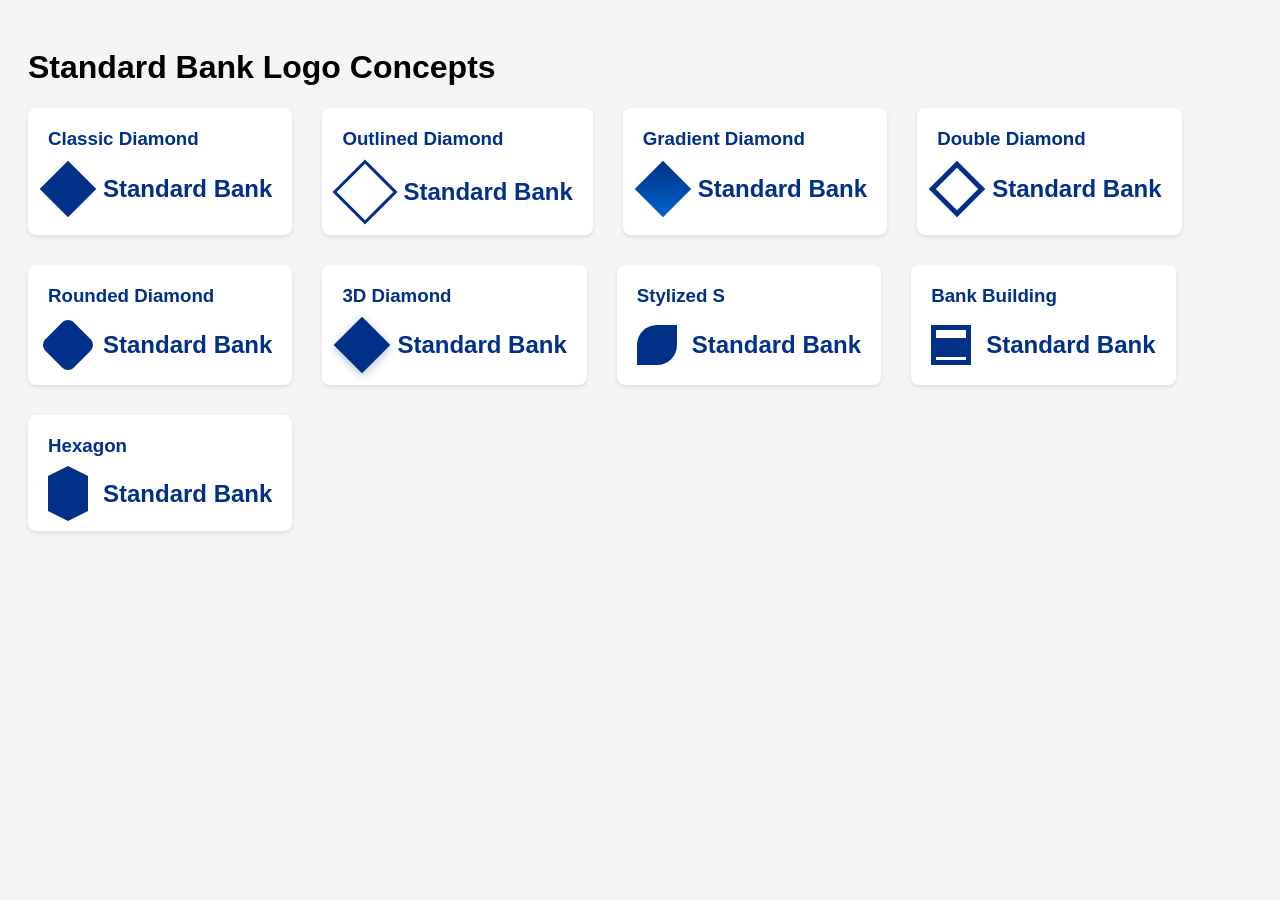
<file: cloudformation-deployer/logo-examples.html>
<!DOCTYPE html>
<html>
<head>
    <title>Standard Bank Logo Examples</title>
    <style>
        body { font-family: Arial, sans-serif; padding: 20px; background: #f5f5f5; }
        .logo-container { display: flex; flex-wrap: wrap; gap: 30px; }
        .logo-example { background: white; padding: 20px; border-radius: 8px; box-shadow: 0 2px 4px rgba(0,0,0,0.1); }
        .logo-example h3 { margin-top: 0; color: #003087; }
        
        /* Diamond Logo */
        .diamond-logo { display: flex; align-items: center; }
        .diamond { width: 40px; height: 40px; background: #003087; transform: rotate(45deg); margin-right: 15px; }
        .diamond-text { font-size: 24px; font-weight: bold; color: #003087; }
        
        /* Outlined Diamond */
        .outlined-diamond { width: 40px; height: 40px; border: 3px solid #003087; transform: rotate(45deg); margin-right: 15px; background: white; }
        
        /* Gradient Diamond */
        .gradient-diamond { width: 40px; height: 40px; background: linear-gradient(135deg, #003087, #0066cc); transform: rotate(45deg); margin-right: 15px; }
        
        /* Double Diamond */
        .double-diamond { position: relative; width: 40px; height: 40px; margin-right: 15px; }
        .double-diamond::before { content: ''; position: absolute; width: 40px; height: 40px; background: #003087; transform: rotate(45deg); }
        .double-diamond::after { content: ''; position: absolute; top: 5px; left: 5px; width: 30px; height: 30px; background: white; transform: rotate(45deg); }
        
        /* Rounded Diamond */
        .rounded-diamond { width: 40px; height: 40px; background: #003087; transform: rotate(45deg); margin-right: 15px; border-radius: 8px; }
        
        /* 3D Diamond */
        .diamond-3d { width: 40px; height: 40px; background: #003087; transform: rotate(45deg); margin-right: 15px; box-shadow: 2px 2px 8px rgba(0,48,135,0.3); }
        
        /* Stylized S */
        .s-logo { width: 40px; height: 40px; background: #003087; margin-right: 15px; border-radius: 50% 0 50% 0; }
        
        /* Bank Icon */
        .bank-icon { width: 40px; height: 40px; background: #003087; margin-right: 15px; position: relative; }
        .bank-icon::before { content: ''; position: absolute; top: 5px; left: 5px; right: 5px; height: 8px; background: white; }
        .bank-icon::after { content: ''; position: absolute; bottom: 5px; left: 5px; right: 5px; height: 3px; background: white; }
        
        /* Hexagon */
        .hexagon { width: 40px; height: 35px; background: #003087; margin-right: 15px; position: relative; }
        .hexagon::before, .hexagon::after { content: ''; position: absolute; width: 0; border-left: 20px solid transparent; border-right: 20px solid transparent; }
        .hexagon::before { bottom: 100%; border-bottom: 10px solid #003087; }
        .hexagon::after { top: 100%; border-top: 10px solid #003087; }
    </style>
</head>
<body>
    <h1>Standard Bank Logo Concepts</h1>
    
    <div class="logo-container">
        <div class="logo-example">
            <h3>Classic Diamond</h3>
            <div class="diamond-logo">
                <div class="diamond"></div>
                <div class="diamond-text">Standard Bank</div>
            </div>
        </div>
        
        <div class="logo-example">
            <h3>Outlined Diamond</h3>
            <div class="diamond-logo">
                <div class="outlined-diamond"></div>
                <div class="diamond-text">Standard Bank</div>
            </div>
        </div>
        
        <div class="logo-example">
            <h3>Gradient Diamond</h3>
            <div class="diamond-logo">
                <div class="gradient-diamond"></div>
                <div class="diamond-text">Standard Bank</div>
            </div>
        </div>
        
        <div class="logo-example">
            <h3>Double Diamond</h3>
            <div class="diamond-logo">
                <div class="double-diamond"></div>
                <div class="diamond-text">Standard Bank</div>
            </div>
        </div>
        
        <div class="logo-example">
            <h3>Rounded Diamond</h3>
            <div class="diamond-logo">
                <div class="rounded-diamond"></div>
                <div class="diamond-text">Standard Bank</div>
            </div>
        </div>
        
        <div class="logo-example">
            <h3>3D Diamond</h3>
            <div class="diamond-logo">
                <div class="diamond-3d"></div>
                <div class="diamond-text">Standard Bank</div>
            </div>
        </div>
        
        <div class="logo-example">
            <h3>Stylized S</h3>
            <div class="diamond-logo">
                <div class="s-logo"></div>
                <div class="diamond-text">Standard Bank</div>
            </div>
        </div>
        
        <div class="logo-example">
            <h3>Bank Building</h3>
            <div class="diamond-logo">
                <div class="bank-icon"></div>
                <div class="diamond-text">Standard Bank</div>
            </div>
        </div>
        
        <div class="logo-example">
            <h3>Hexagon</h3>
            <div class="diamond-logo">
                <div class="hexagon"></div>
                <div class="diamond-text">Standard Bank</div>
            </div>
        </div>
    </div>
</body>
</html>
</file>
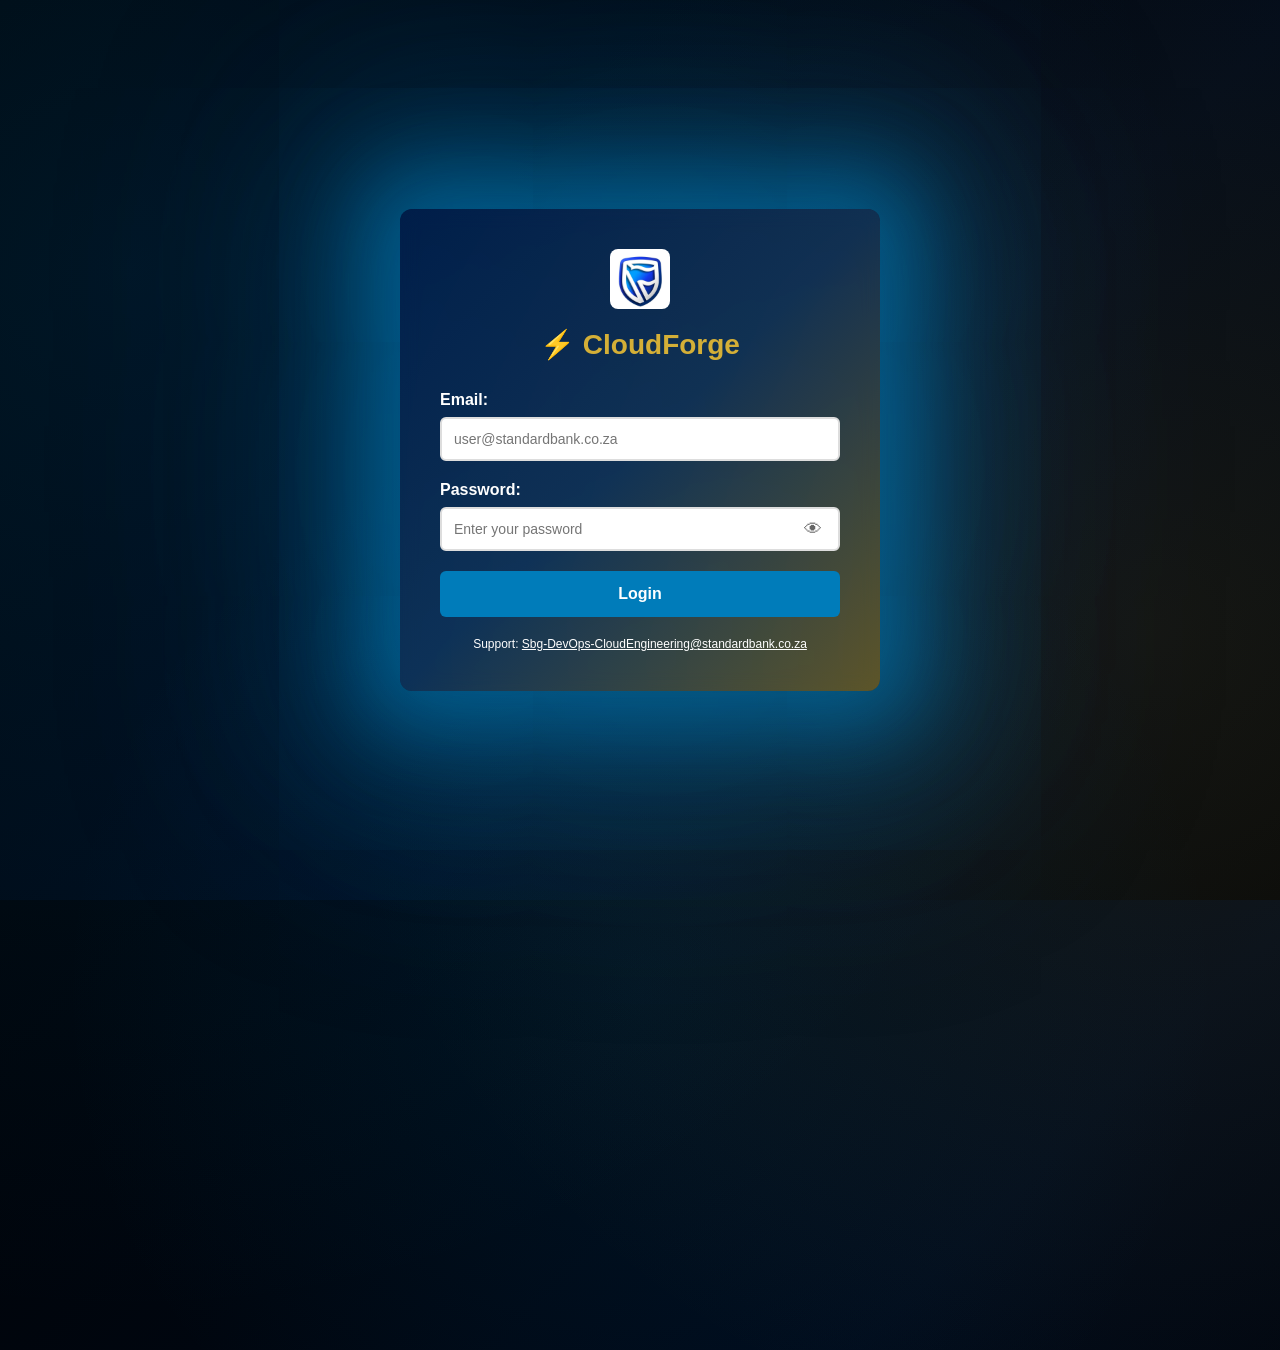
<file: cloudformation-deployer/public/login.html>
<!DOCTYPE html>
<html>
<head>
    <title>CloudForge - Login</title>
    <style>
        body { font-family: Arial, sans-serif; margin: 0; padding: 0; background: linear-gradient(135deg, #000308 0%, #00060f 30%, #000a1a 60%, #000308 100%); min-height: 100vh; display: flex; align-items: center; justify-content: center; position: relative; overflow: hidden; }
        body::before { content: ''; position: absolute; top: -50%; left: -50%; width: 200%; height: 200%; background: radial-gradient(circle at 30% 40%, rgba(0, 124, 186, 0.15) 0%, transparent 50%), radial-gradient(circle at 70% 60%, rgba(212, 175, 55, 0.1) 0%, transparent 40%), radial-gradient(circle at 50% 80%, rgba(0, 124, 186, 0.1) 0%, transparent 30%); animation: subtle-move 15s ease-in-out infinite; }
        @keyframes subtle-move { 0%, 100% { transform: translate(0, 0); } 50% { transform: translate(-2%, -1%); } }
        .login-container { background: linear-gradient(135deg, rgba(0, 48, 135, 0.4) 0%, rgba(30, 90, 158, 0.4) 50%, rgba(212, 175, 55, 0.4) 100%); padding: 40px; border-radius: 12px; box-shadow: 0 0 80px 35px rgba(0, 124, 186, 0.5), 0 0 160px 70px rgba(0, 124, 186, 0.3), 0 0 240px 110px rgba(0, 124, 186, 0.15), 0 0 320px 150px rgba(0, 124, 186, 0.08); max-width: 400px; width: 100%; backdrop-filter: blur(10px); }
        .logo-section { text-align: center; margin-bottom: 30px; }
        .sb-logo-img { width: 60px; height: 60px; margin-bottom: 15px; border-radius: 8px; }
        .login-title { color: #D4AF37; font-size: 28px; font-weight: bold; margin: 0; }
        .login-subtitle { color: #666; font-size: 14px; margin-top: 5px; }
        .form-group { margin-bottom: 20px; }
        .form-group label { display: block; margin-bottom: 8px; font-weight: bold; color: white; }
        .form-group input { width: 100%; padding: 12px; border: 2px solid #ddd; border-radius: 6px; box-sizing: border-box; font-size: 14px; }
        .form-group input:focus { outline: none; border-color: #007cba; }
        .password-container { position: relative; }
        .password-toggle { position: absolute; right: 12px; top: 50%; transform: translateY(-50%); background: none; border: none; cursor: pointer; color: #666; font-size: 18px; }
        .password-toggle:hover { color: #333; }
        .login-btn { width: 100%; background: #007cba; color: white; padding: 14px; border: none; border-radius: 6px; cursor: pointer; font-size: 16px; font-weight: bold; }
        .login-btn:hover { background: #005a87; }
        .error-message { background: #dc3545; color: white; padding: 12px; border-radius: 6px; margin-bottom: 20px; display: none; text-align: center; }
        .footer-text { text-align: center; margin-top: 20px; color: white; font-size: 12px; }
    </style>
</head>
<body>
    <div class="login-container">
        <div class="logo-section">
            <img src="sbicon.jpeg" alt="Standard Bank" class="sb-logo-img">
            <h1 class="login-title">⚡ CloudForge</h1>
        </div>
        
        <div id="errorMessage" class="error-message"></div>
        
        <form id="loginForm" onsubmit="handleLogin(event)">
            <div class="form-group">
                <label>Email:</label>
                <input type="email" id="email" placeholder="user@standardbank.co.za" required autocomplete="off">
            </div>
            
            <div class="form-group">
                <label>Password:</label>
                <div class="password-container">
                    <input type="password" id="password" placeholder="Enter your password" required autocomplete="off">
                    <button type="button" onclick="togglePassword()" class="password-toggle">👁</button>
                </div>
            </div>
            
            <button type="submit" class="login-btn">Login</button>
        </form>
        
        <div class="footer-text">
            Support: <a href="mailto:Sbg-DevOps-CloudEngineering@standardbank.co.za" style="color: white;">Sbg-DevOps-CloudEngineering@standardbank.co.za</a>
        </div>
    </div>
    
    <script>
        function togglePassword() {
            const passwordField = document.getElementById('password');
            const toggleBtn = document.querySelector('.password-toggle');
            
            if (passwordField.type === 'password') {
                passwordField.type = 'text';
                toggleBtn.textContent = '🙈';
            } else {
                passwordField.type = 'password';
                toggleBtn.textContent = '👁';
            }
        }
        
        function showError(message) {
            const errorDiv = document.getElementById('errorMessage');
            errorDiv.textContent = message;
            errorDiv.style.display = 'block';
            setTimeout(() => {
                errorDiv.style.display = 'none';
            }, 4000);
        }
        
        function handleLogin(event) {
            event.preventDefault();
            
            const email = document.getElementById('email').value;
            const password = document.getElementById('password').value;
            const loginBtn = document.querySelector('.login-btn');
            
            // Disable button and show loading
            loginBtn.disabled = true;
            loginBtn.textContent = 'Authenticating...';
            
            // Call LDAP authentication endpoint
            fetch('/auth/login', {
                method: 'POST',
                headers: { 'Content-Type': 'application/json' },
                body: JSON.stringify({ username: email, password: password })
            })
            .then(response => response.json())
            .then(data => {
                if (data.success) {
                    // Store user info in localStorage with 8-hour expiry
                    const userData = {
                        data: { 
                            email: data.email, 
                            displayName: data.displayName 
                        },
                        timestamp: Date.now(),
                        expiry: 8 * 60 * 60 * 1000
                    };
                    
                    localStorage.setItem('userInfo', JSON.stringify(userData));
                    localStorage.setItem('isLoggedIn', 'true');
                    
                    // Redirect to main application
                    window.location.href = 'index.html';
                } else {
                    showError(data.error || 'Authentication failed');
                    loginBtn.disabled = false;
                    loginBtn.textContent = 'Login';
                }
            })
            .catch(error => {
                showError('Authentication failed. Please check your credentials.');
                loginBtn.disabled = false;
                loginBtn.textContent = 'Login';
            });
        }
        
        // Check if already logged in
        window.addEventListener('load', () => {
            const isLoggedIn = localStorage.getItem('isLoggedIn');
            const userInfo = localStorage.getItem('userInfo');
            
            if (isLoggedIn === 'true' && userInfo) {
                try {
                    const parsed = JSON.parse(userInfo);
                    const now = Date.now();
                    
                    // Check if session is still valid
                    if (now - parsed.timestamp < parsed.expiry) {
                        window.location.href = 'index.html';
                    } else {
                        // Session expired, clear storage
                        localStorage.removeItem('isLoggedIn');
                        localStorage.removeItem('userInfo');
                    }
                } catch (e) {
                    localStorage.removeItem('isLoggedIn');
                    localStorage.removeItem('userInfo');
                }
            }
        });
    </script>
</body>
</html>
</file>
